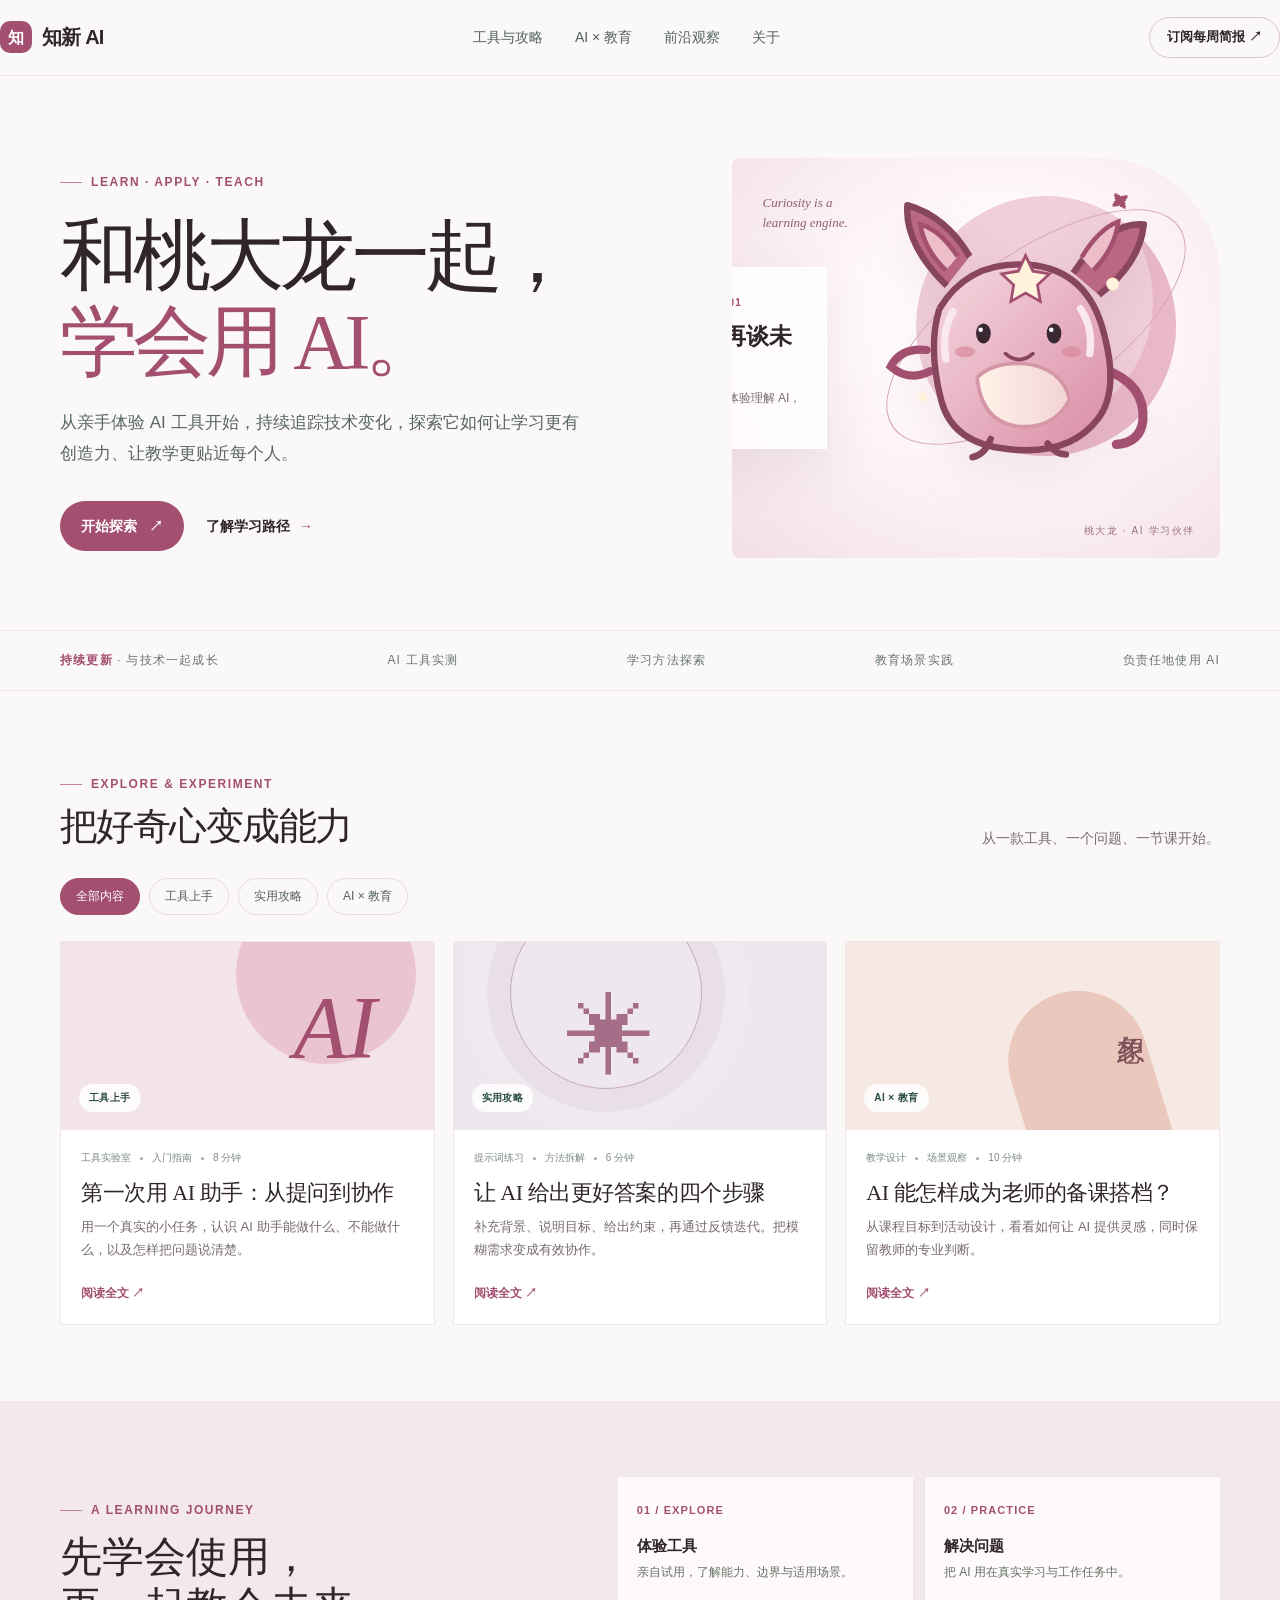
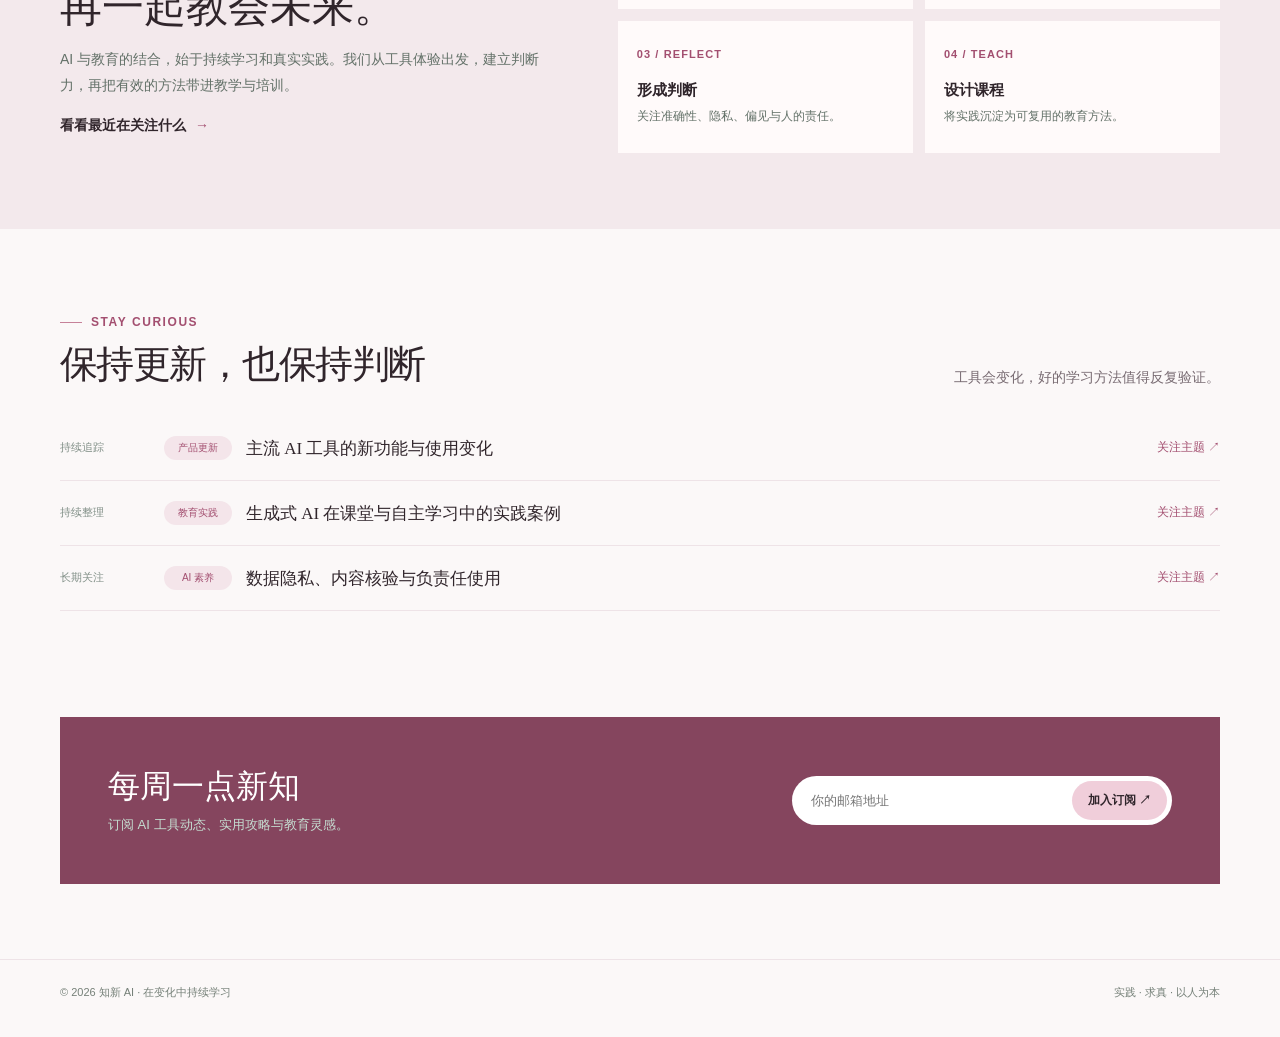
<file: index.html>
<!doctype html>
<html lang="zh-CN">
<head>
  <meta charset="utf-8">
  <meta name="viewport" content="width=device-width, initial-scale=1">
  <meta name="theme-color" content="#f7f8f4">
  <meta name="description" content="持续学习 AI 工具，探索人工智能与教育的真实结合。">
  <title>知新 AI · 学会用 AI，重新想象教育</title>
  <style>
    :root{--ink:#182522;--muted:#65736e;--paper:#f7f8f4;--green:#176b54;--lime:#d9ed78;--line:#dfe5dc;--white:#fff;--serif:Georgia,"Songti SC",serif}
    *{box-sizing:border-box}html{scroll-behavior:smooth}body{margin:0;background:var(--paper);color:var(--ink);font-family:Inter,-apple-system,BlinkMacSystemFont,"Segoe UI","PingFang SC","Microsoft YaHei",sans-serif;line-height:1.6}a{color:inherit;text-decoration:none}button{font:inherit}.wrap{width:min(1160px,calc(100% - 48px));margin:auto}
    header{height:76px;border-bottom:1px solid var(--line);display:flex;align-items:center}.nav{display:flex;justify-content:space-between;align-items:center;width:100%}.brand{display:flex;align-items:center;gap:10px;font-weight:750;letter-spacing:-.04em;font-size:20px}.brand-mark{display:grid;place-items:center;width:32px;height:32px;border-radius:10px;background:var(--green);color:white;font-size:16px}.nav-links{display:flex;gap:32px;color:#52615b;font-size:14px}.nav-links a:hover{color:var(--green)}.nav-cta{border:1px solid #b9c5bd;border-radius:30px;padding:9px 17px;font-size:13px;font-weight:650}
    .hero{padding:82px 0 72px;display:grid;grid-template-columns:1.12fr .88fr;gap:52px;align-items:center}.eyebrow{display:inline-flex;align-items:center;gap:9px;color:var(--green);font-size:12px;font-weight:750;letter-spacing:.13em;text-transform:uppercase}.eyebrow:before{content:"";width:22px;height:1px;background:var(--green)}h1{font-family:var(--serif);font-weight:500;letter-spacing:-.065em;font-size:clamp(48px,6.6vw,78px);line-height:1.1;margin:21px 0 22px}h1 em{color:var(--green);font-style:normal}.hero-copy{font-size:17px;color:#586660;max-width:520px;line-height:1.85}.actions{display:flex;align-items:center;gap:22px;margin-top:31px}.button{background:var(--green);color:white;border:0;border-radius:28px;padding:14px 21px;font-weight:650;font-size:14px;cursor:pointer;display:inline-flex;align-items:center;gap:12px}.button:hover{background:#0f5944}.text-link{font-weight:650;font-size:14px}.text-link span{color:var(--green);margin-left:5px}.hero-art{min-height:370px;background:#e5ecd9;border-radius:5px 100px 5px 5px;position:relative;overflow:hidden;padding:30px;display:flex;align-items:flex-end}.orb{position:absolute;width:260px;height:260px;border-radius:50%;background:var(--lime);top:38px;right:44px;box-shadow:inset -23px -25px 0 #c5df61}.orbit{position:absolute;width:350px;height:150px;border:1px solid #aab99b;border-radius:50%;transform:rotate(-35deg);right:9px;top:94px}.orbit:after{content:"✦";position:absolute;right:22px;top:4px;color:var(--green);font-size:20px}.art-card{position:relative;background:rgba(255,255,255,.9);padding:20px 21px;width:218px;box-shadow:0 12px 40px #334b3020}.art-card small{font-size:10px;letter-spacing:.12em;color:var(--green);font-weight:800}.art-card h3{font-family:var(--serif);font-size:23px;line-height:1.25;margin:9px 0}.art-card p{font-size:12px;color:var(--muted);margin:0}.art-note{position:absolute;top:31px;left:30px;font-size:12px;color:#51634e;line-height:1.5}
    .ticker{border-top:1px solid var(--line);border-bottom:1px solid var(--line);padding:20px 0;color:#69756e;font-size:12px;letter-spacing:.1em}.ticker .wrap{display:flex;justify-content:space-between;gap:20px;flex-wrap:wrap}.ticker b{color:var(--green);font-weight:750}
    section{padding:76px 0}.section-top{display:flex;justify-content:space-between;align-items:end;margin-bottom:28px}.section-top h2{font:500 38px/1.2 var(--serif);letter-spacing:-.04em;margin:10px 0 0}.section-top p{color:var(--muted);font-size:14px;margin:0}.filters{display:flex;gap:9px;margin:26px 0}.filter{border:1px solid var(--line);background:transparent;color:#52615b;border-radius:22px;padding:8px 15px;font-size:12px;cursor:pointer}.filter.active,.filter:hover{background:var(--green);border-color:var(--green);color:white}.grid{display:grid;grid-template-columns:repeat(3,1fr);gap:18px}.card{background:white;border:1px solid #e7ebe4;transition:transform .2s,box-shadow .2s}.card:hover{transform:translateY(-4px);box-shadow:0 14px 30px #24382b10}.thumb{height:188px;padding:18px;position:relative;overflow:hidden;display:flex;align-items:flex-end}.thumb .label{position:relative;z-index:1;background:#ffffffdc;border-radius:18px;padding:6px 10px;font-size:10px;font-weight:750;color:#294d3f;letter-spacing:.04em}.thumb1{background:#dcebd7}.thumb1:before{content:"";position:absolute;width:180px;height:180px;border-radius:50%;background:#b2d594;top:-58px;right:18px}.thumb1:after{content:"AI";position:absolute;right:57px;top:35px;font:italic 88px var(--serif);color:#367653}.thumb2{background:#e8e4f4}.thumb2:before{content:"";position:absolute;width:190px;height:190px;border:1px solid #9a89c1;border-radius:50%;top:-45px;left:56px;box-shadow:0 0 0 23px #dcd5ee,0 0 0 46px #e3def1}.thumb2:after{content:"✳";position:absolute;font-size:88px;color:#6f5b9a;left:113px;top:27px}.thumb3{background:#f3e6d1}.thumb3:before{content:"";position:absolute;width:140px;height:180px;background:#e8bd79;border-radius:80px 80px 20px 20px;top:48px;right:65px;transform:rotate(-17deg)}.thumb3:after{content:"想象";position:absolute;right:69px;top:71px;font:28px var(--serif);color:#704a28;writing-mode:vertical-rl}.card-body{padding:20px}.meta{font-size:10px;color:#7b8882;display:flex;gap:9px;align-items:center}.meta i{width:3px;height:3px;border-radius:50%;background:#a1aaa5}.card h3{font:500 22px/1.42 var(--serif);margin:11px 0 8px;letter-spacing:-.02em}.card p{font-size:13px;line-height:1.75;color:var(--muted);margin:0 0 17px}.read{font-size:12px;font-weight:700;color:var(--green)}.empty{color:var(--muted);padding:30px}
    .pathway{background:#e8eee2}.pathway-inner{display:grid;grid-template-columns:.9fr 1.1fr;gap:65px;align-items:center}.pathway h2{font:500 42px/1.2 var(--serif);margin:12px 0}.pathway p{font-size:14px;color:#637168;line-height:1.85}.steps{display:grid;grid-template-columns:1fr 1fr;gap:12px}.step{background:#f7f8f4;padding:19px;min-height:132px}.step-num{font-size:11px;color:var(--green);font-weight:800;letter-spacing:.1em}.step h3{font-size:15px;margin:12px 0 5px}.step p{font-size:12px;margin:0;line-height:1.65}.fresh{display:flex;align-items:center;gap:14px;padding:20px 0;border-bottom:1px solid var(--line)}.fresh time{font-size:11px;color:#829088;min-width:90px}.fresh .tag{font-size:10px;color:var(--green);background:#e8efe4;border-radius:12px;padding:4px 9px;min-width:68px;text-align:center}.fresh h3{font:500 17px var(--serif);margin:0;flex:1}.fresh a{font-size:12px;color:var(--green)}
    .newsletter{background:var(--green);color:white;padding:48px;margin:30px 0 75px;display:flex;justify-content:space-between;align-items:center;gap:25px}.newsletter h2{font:500 32px var(--serif);margin:0 0 6px}.newsletter p{font-size:13px;color:#c5ddd1;margin:0}.signup{display:flex;background:white;border-radius:30px;padding:5px;min-width:min(380px,100%)}.signup input{border:0;outline:0;padding:10px 14px;flex:1;min-width:0;border-radius:30px;font:13px inherit}.signup button{border:0;background:var(--lime);color:var(--ink);border-radius:24px;padding:10px 16px;font-size:12px;font-weight:750;cursor:pointer}footer{border-top:1px solid var(--line);padding:24px 0 36px;color:#758078;font-size:11px}.foot{display:flex;justify-content:space-between;gap:12px;flex-wrap:wrap}
    /* 桃大龙品牌视觉：珍珠白、灰粉与柔和玫瑰色，保留足够留白 */
    :root{--ink:#30252b;--muted:#786b72;--paper:#fbf8f8;--green:#a34f70;--lime:#f0ceda;--line:#eee3e7}
    header{border-color:#eee3e7}.brand-mark{background:#a34f70}.nav-cta{border-color:#dbc5cd}.button{background:#a34f70}.button:hover{background:#873d5c}.eyebrow,.read{color:#a34f70}.eyebrow:before{background:#c68199}
    .hero-art{background:radial-gradient(ellipse at 55% 42%,#fff 0,#fff8fa 38%,#f2dfe5 100%);border-radius:8px 120px 8px 8px;min-height:400px;justify-content:center;align-items:center}
    .hero-art:after{content:"桃大龙 · AI 学习伙伴";position:absolute;right:25px;bottom:19px;color:#9e7180;font-size:10px;letter-spacing:.16em}
    .dragon{position:absolute;width:min(74%,330px);height:auto;right:7%;top:4%;filter:drop-shadow(0 20px 24px #7d40511a)}
    .art-note{top:35px;left:30px;color:#8f5f70;font-family:var(--serif);font-style:italic;font-size:13px}.art-card{z-index:1;margin:0 auto 0 -36%;background:#fffdfde8;border:1px solid #fff;backdrop-filter:blur(10px);box-shadow:0 18px 50px #62414c16}.art-card small{color:#a34f70}.orb{background:#f0ceda;box-shadow:inset -23px -25px 0 #e9b9ca}.orbit{border-color:#d5a6b5}.orbit:after{color:#a34f70}
    .ticker b,.text-link span{color:#a34f70}.filter.active,.filter:hover{background:#a34f70;border-color:#a34f70}.filter{border-color:#eadce1}.card{border-color:#f0e7ea}.thumb1{background:#f3e4e8}.thumb1:before{background:#eac4d0}.thumb1:after{color:#a34f70}.thumb2{background:#eee7ef}.thumb2:before{border-color:#c4a8b9;box-shadow:0 0 0 23px #e8dfe8,0 0 0 46px #f0e9f0}.thumb2:after{color:#a66d89}.thumb3{background:#f6e9e3}.thumb3:before{background:#eac8bd}.thumb3:after{color:#80505a}.pathway{background:#f3e9ec}.step{background:#fffafa}.step-num,.fresh .tag{color:#a34f70}.fresh .tag{background:#f4e5ea}.newsletter{background:#85455e}.signup button{background:#f0ceda}.signup input{font:13px inherit}
    @media(max-width:760px){.wrap{width:min(100% - 34px,560px)}.nav-links{display:none}.hero{grid-template-columns:1fr;padding:54px 0 45px;gap:34px}.hero-art{min-height:310px}.dragon{width:min(70%,270px);right:4%;top:3%}.art-card{margin-left:-31%;transform:scale(.88);transform-origin:left center}.ticker .wrap{justify-content:flex-start;gap:10px 22px}.ticker span:nth-child(n+4){display:none}section{padding:56px 0}.section-top{display:block}.section-top p{margin-top:10px}.grid{grid-template-columns:1fr}.thumb{height:210px}.pathway-inner{grid-template-columns:1fr;gap:25px}.newsletter{display:block;padding:30px 23px;margin-bottom:50px}.signup{margin-top:20px}.fresh{align-items:flex-start;flex-wrap:wrap}.fresh h3{flex-basis:calc(100% - 115px);order:3;margin-left:104px;margin-top:-15px}.fresh a{margin-left:auto}.steps{gap:8px}.step{padding:15px;min-height:145px}}
  </style>
</head>
<body>
  <header><div class="wrap nav"><a class="brand" href="#top"><span class="brand-mark">知</span>知新 AI</a><nav class="nav-links"><a href="#articles">工具与攻略</a><a href="#pathway">AI × 教育</a><a href="#updates">前沿观察</a><a href="#about">关于</a></nav><a class="nav-cta" href="#newsletter">订阅每周简报 ↗</a></div></header>
  <main id="top">
    <div class="wrap hero"><div><div class="eyebrow">Learn · Apply · Teach</div><h1>和桃大龙一起，<br><em>学会用 AI。</em></h1><p class="hero-copy">从亲手体验 AI 工具开始，持续追踪技术变化，探索它如何让学习更有创造力、让教学更贴近每个人。</p><div class="actions"><a class="button" href="#articles">开始探索 <span>↗</span></a><a class="text-link" href="#pathway">了解学习路径 <span>→</span></a></div></div><div class="hero-art"><div class="art-note">Curiosity is a<br>learning engine.</div><div class="orb"></div><div class="orbit"></div><svg class="dragon" viewBox="0 0 360 340" role="img" aria-label="桃大龙 AI 学习伙伴原创插画"><defs><linearGradient id="body" x1="0" x2="1" y1="0" y2="1"><stop stop-color="#f6d8df"/><stop offset="1" stop-color="#d98ca5"/></linearGradient><linearGradient id="belly" x1="0" x2="1"><stop stop-color="#fff3e9"/><stop offset="1" stop-color="#f2d4d4"/></linearGradient></defs><path d="M99 122Q53 77 56 34q42 12 68 56M237 108q37-56 77-53-4 42-49 77" fill="#b96783" stroke="#87455e" stroke-width="7" stroke-linejoin="round"/><path d="M111 90q-20-30-41-35 5 28 28 50M246 91q19-31 40-39-3 28-27 53" fill="#edbdca" stroke="#a34f70" stroke-width="5"/><path d="M77 192q-28-3-39 18 19 17 43 5" fill="none" stroke="#a34f70" stroke-width="9" stroke-linecap="round"/><path d="M271 213q45 16 42 56-3 24-29 26" fill="none" stroke="#a34f70" stroke-width="10" stroke-linecap="round"/><path d="M91 147q-13 42 2 100 12 47 72 53 68 8 99-33 23-30 7-91-17-72-83-77-65-5-97 48" fill="url(#body)" stroke="#87455e" stroke-width="7"/><path d="M132 222q5 47 42 53 41 5 59-29-8-34-48-39-34-3-53 15" fill="url(#belly)" stroke="#d596a8" stroke-width="4"/><path d="M106 150q-13 21-8 52M245 147q14 21 10 49" fill="none" stroke="#f9e9ed" stroke-width="8" stroke-linecap="round"/><ellipse cx="139" cy="174" rx="8" ry="11" fill="#392832"/><ellipse cx="216" cy="174" rx="8" ry="11" fill="#392832"/><circle cx="136" cy="170" r="2.5" fill="white"/><circle cx="213" cy="170" r="2.5" fill="white"/><ellipse cx="119" cy="194" rx="11" ry="6" fill="#d9889e" opacity=".7"/><ellipse cx="235" cy="194" rx="11" ry="6" fill="#d9889e" opacity=".7"/><path d="M163 196q15 13 30 0" fill="none" stroke="#87455e" stroke-width="4" stroke-linecap="round"/><path d="M147 289q-6 17-20 20m82-15q9 12 20 12" fill="none" stroke="#87455e" stroke-width="7" stroke-linecap="round"/><path d="M177 106l8-17 8 17 18 3-13 12 3 18-16-9-16 9 3-18-13-12z" fill="#fff4db" stroke="#a34f70" stroke-width="3"/><circle cx="280" cy="120" r="7" fill="#fff4db"/><circle cx="73" cy="243" r="5" fill="#fff4db"/></svg><div class="art-card"><small>FIELD NOTES · 001</small><h3>先动手，再谈未来</h3><p>桃大龙陪你用真实体验理解 AI，而不止于追逐热点。</p></div></div></div>
    <div class="ticker"><div class="wrap"><span><b>持续更新</b> · 与技术一起成长</span><span>AI 工具实测</span><span>学习方法探索</span><span>教育场景实践</span><span>负责任地使用 AI</span></div></div>
    <section id="articles"><div class="wrap"><div class="section-top"><div><div class="eyebrow">Explore & Experiment</div><h2>把好奇心变成能力</h2></div><p>从一款工具、一个问题、一节课开始。</p></div><div class="filters" role="group" aria-label="筛选文章"><button class="filter active" data-filter="all">全部内容</button><button class="filter" data-filter="tool">工具上手</button><button class="filter" data-filter="guide">实用攻略</button><button class="filter" data-filter="edu">AI × 教育</button></div><div class="grid" id="articleGrid">
      <article class="card" data-category="tool"><div class="thumb thumb1"><span class="label">工具上手</span></div><div class="card-body"><div class="meta">工具实验室 <i></i> 入门指南 <i></i> 8 分钟</div><h3>第一次用 AI 助手：从提问到协作</h3><p>用一个真实的小任务，认识 AI 助手能做什么、不能做什么，以及怎样把问题说清楚。</p><a class="read" href="#newsletter">阅读全文 ↗</a></div></article>
      <article class="card" data-category="guide"><div class="thumb thumb2"><span class="label">实用攻略</span></div><div class="card-body"><div class="meta">提示词练习 <i></i> 方法拆解 <i></i> 6 分钟</div><h3>让 AI 给出更好答案的四个步骤</h3><p>补充背景、说明目标、给出约束，再通过反馈迭代。把模糊需求变成有效协作。</p><a class="read" href="#newsletter">阅读全文 ↗</a></div></article>
      <article class="card" data-category="edu"><div class="thumb thumb3"><span class="label">AI × 教育</span></div><div class="card-body"><div class="meta">教学设计 <i></i> 场景观察 <i></i> 10 分钟</div><h3>AI 能怎样成为老师的备课搭档？</h3><p>从课程目标到活动设计，看看如何让 AI 提供灵感，同时保留教师的专业判断。</p><a class="read" href="#newsletter">阅读全文 ↗</a></div></article>
    </div></div></section>
    <section class="pathway" id="pathway"><div class="wrap pathway-inner"><div><div class="eyebrow">A learning journey</div><h2>先学会使用，<br>再一起教会未来。</h2><p>AI 与教育的结合，始于持续学习和真实实践。我们从工具体验出发，建立判断力，再把有效的方法带进教学与培训。</p><a class="text-link" href="#updates">看看最近在关注什么 <span>→</span></a></div><div class="steps"><div class="step"><span class="step-num">01 / EXPLORE</span><h3>体验工具</h3><p>亲自试用，了解能力、边界与适用场景。</p></div><div class="step"><span class="step-num">02 / PRACTICE</span><h3>解决问题</h3><p>把 AI 用在真实学习与工作任务中。</p></div><div class="step"><span class="step-num">03 / REFLECT</span><h3>形成判断</h3><p>关注准确性、隐私、偏见与人的责任。</p></div><div class="step"><span class="step-num">04 / TEACH</span><h3>设计课程</h3><p>将实践沉淀为可复用的教育方法。</p></div></div></div></section>
    <section id="updates"><div class="wrap"><div class="section-top"><div><div class="eyebrow">Stay curious</div><h2>保持更新，也保持判断</h2></div><p>工具会变化，好的学习方法值得反复验证。</p></div><div class="fresh"><time>持续追踪</time><span class="tag">产品更新</span><h3>主流 AI 工具的新功能与使用变化</h3><a href="#newsletter">关注主题 ↗</a></div><div class="fresh"><time>持续整理</time><span class="tag">教育实践</span><h3>生成式 AI 在课堂与自主学习中的实践案例</h3><a href="#newsletter">关注主题 ↗</a></div><div class="fresh"><time>长期关注</time><span class="tag">AI 素养</span><h3>数据隐私、内容核验与负责任使用</h3><a href="#newsletter">关注主题 ↗</a></div></div></section>
    <div class="wrap" id="newsletter"><div class="newsletter"><div><h2>每周一点新知</h2><p>订阅 AI 工具动态、实用攻略与教育灵感。</p></div><form class="signup" id="signup"><input type="email" placeholder="你的邮箱地址" aria-label="邮箱地址" required><button type="submit">加入订阅 ↗</button></form></div></div>
  </main>
  <footer id="about"><div class="wrap foot"><span>© 2026 知新 AI · 在变化中持续学习</span><span>实践 · 求真 · 以人为本</span></div></footer>
  <script>
    document.querySelectorAll('.filter').forEach(btn=>btn.addEventListener('click',()=>{document.querySelectorAll('.filter').forEach(b=>b.classList.remove('active'));btn.classList.add('active');const kind=btn.dataset.filter;document.querySelectorAll('.card').forEach(card=>card.hidden=kind!=='all'&&card.dataset.category!==kind)}));
    document.querySelector('#signup').addEventListener('submit',e=>{e.preventDefault();alert('这是一个页面原型，订阅功能接入后即可收集邮箱。')});
  </script>
</body>
</html>
</file>
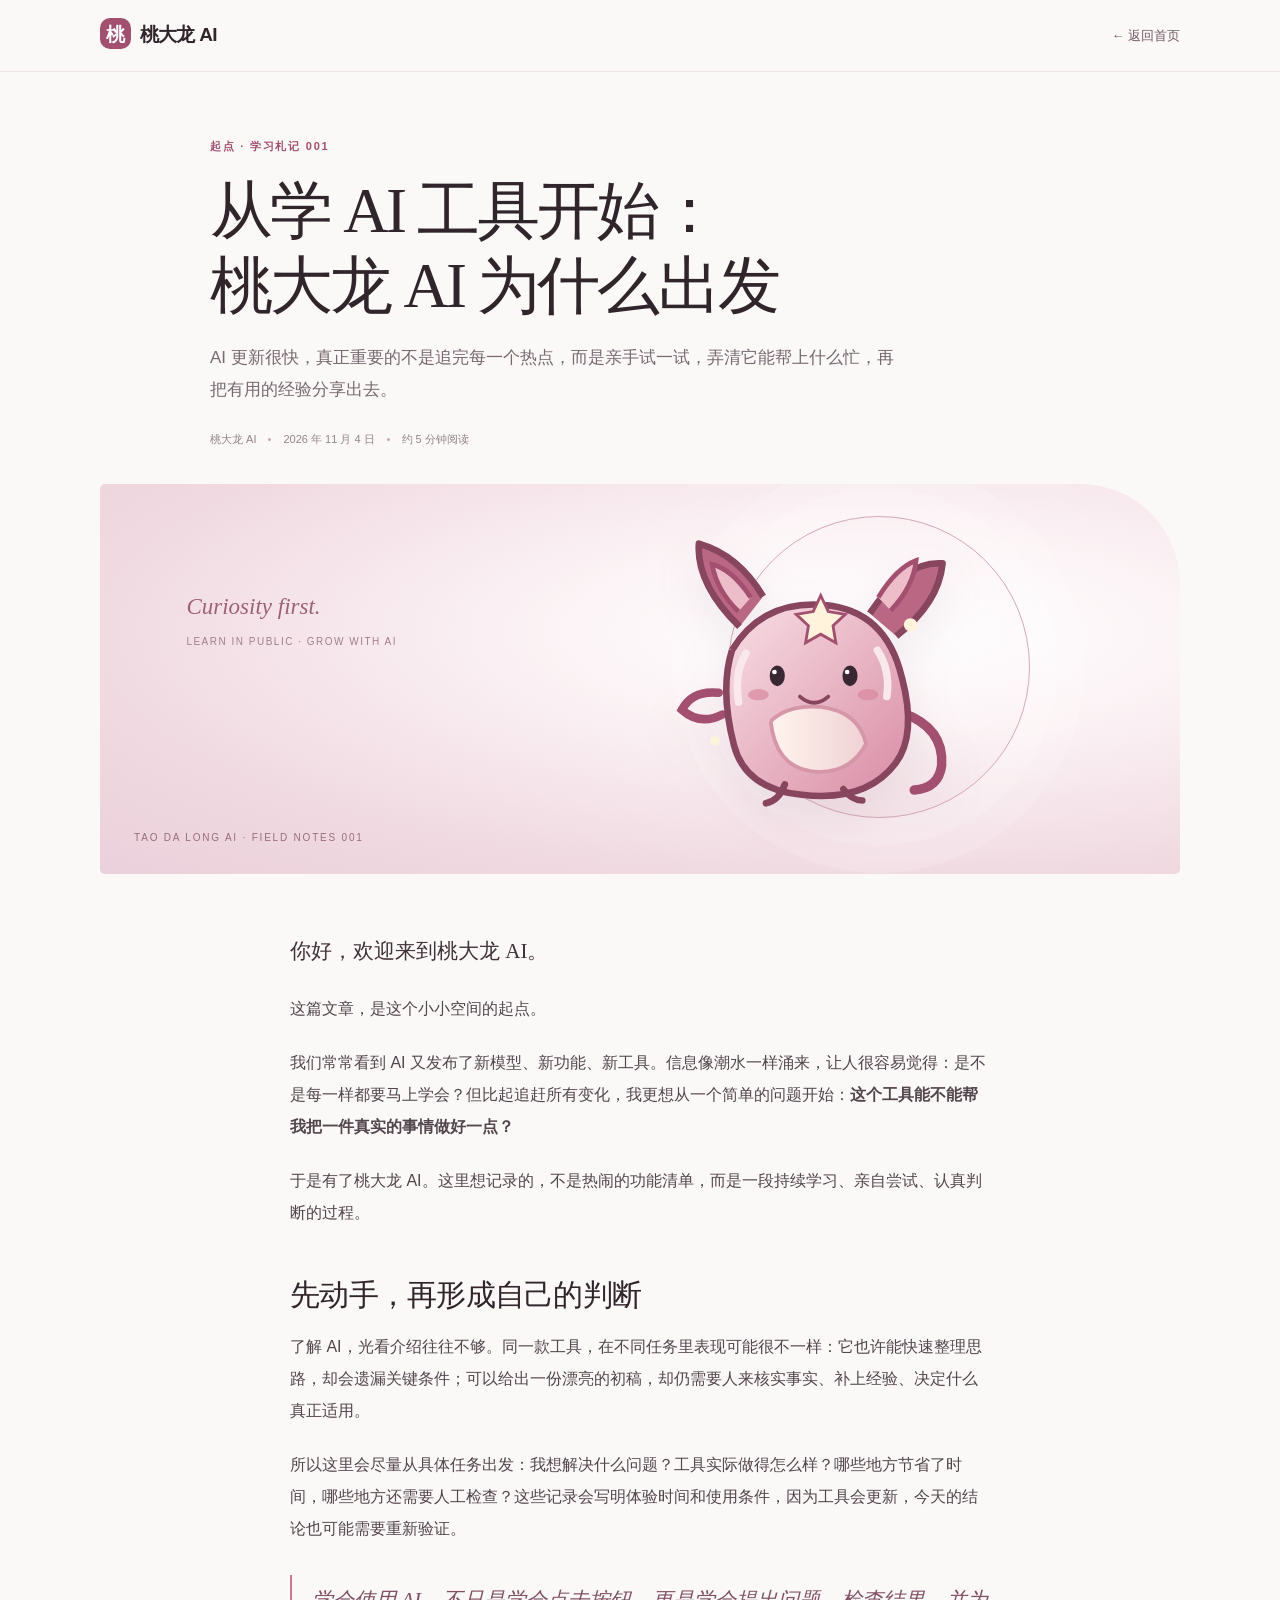
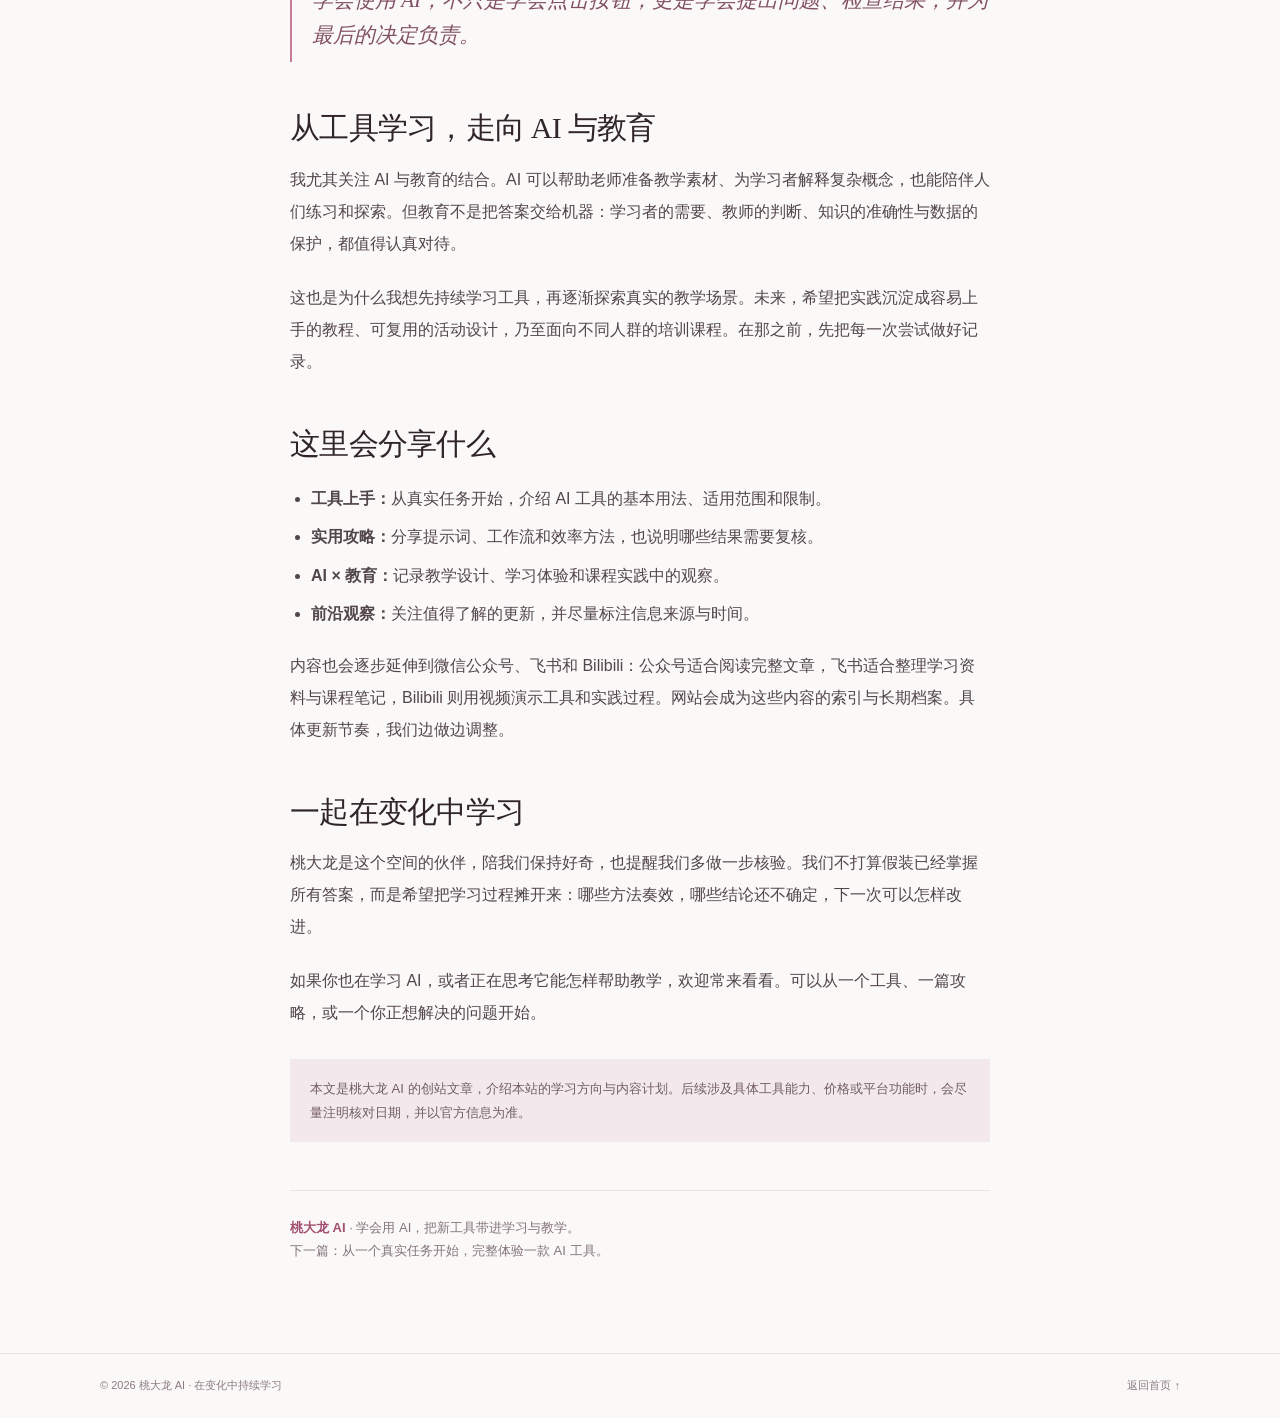
<file: first-post.html>
<!doctype html>
<html lang="zh-CN">
<head>
  <meta charset="utf-8">
  <meta name="viewport" content="width=device-width, initial-scale=1">
  <meta name="theme-color" content="#fbf8f8">
  <meta name="description" content="桃大龙 AI 的第一篇文章：从学习 AI 工具开始，记录实践、判断与教育探索。">
  <title>从学 AI 工具开始：桃大龙 AI 为什么出发｜桃大龙 AI</title>
  <style>
    :root{--ink:#30252b;--muted:#786b72;--paper:#fbf8f8;--rose:#a34f70;--line:#eee3e7;--serif:Georgia,"Songti SC",serif}*{box-sizing:border-box}body{margin:0;background:var(--paper);color:var(--ink);font-family:Inter,-apple-system,BlinkMacSystemFont,"Segoe UI","PingFang SC","Microsoft YaHei",sans-serif;line-height:1.8}a{color:inherit;text-decoration:none}.wrap{width:min(1080px,calc(100% - 40px));margin:auto}header{height:72px;border-bottom:1px solid var(--line);display:flex;align-items:center}.nav{display:flex;align-items:center;justify-content:space-between}.brand{font-weight:750;font-size:19px;letter-spacing:-.04em}.brand b{display:inline-grid;place-items:center;background:var(--rose);color:white;width:31px;height:31px;border-radius:10px;margin-right:9px}.back{color:#725b65;font-size:13px}.hero{padding:65px 0 35px;max-width:860px;margin:auto}.eyebrow{color:var(--rose);font-size:11px;font-weight:750;letter-spacing:.16em;text-transform:uppercase}.hero h1{font:500 clamp(38px,6vw,63px)/1.2 var(--serif);letter-spacing:-.045em;margin:17px 0 17px;max-width:800px}.dek{font-size:17px;color:#766970;max-width:690px;line-height:1.9}.meta{display:flex;gap:12px;align-items:center;color:#93858b;font-size:11px;margin-top:23px}.dot{height:3px;width:3px;border-radius:50%;background:#c4a4b1}.cover{height:390px;max-width:1080px;margin:0 auto 58px;border-radius:5px 100px 5px 5px;overflow:hidden;position:relative;background:radial-gradient(ellipse at 72% 38%,#fff 0,#fcf4f6 28%,#f0d9e1 73%,#ead0da 100%);display:flex;align-items:center;justify-content:center}.cover:before{content:"";position:absolute;width:300px;height:300px;border:1px solid #d4a9b8;border-radius:50%;right:150px;top:32px;box-shadow:0 0 0 28px #fff2,0 0 0 55px #fff2}.cover:after{content:"TAO DA LONG AI  ·  FIELD NOTES 001";position:absolute;left:34px;bottom:27px;font-size:10px;letter-spacing:.18em;color:#986d7c}.cover svg{position:absolute;height:340px;width:340px;right:18%;top:18px;filter:drop-shadow(0 20px 22px #6f364719)}.cover-copy{position:absolute;left:8%;top:27%;font:italic 23px/1.5 var(--serif);color:#9d6177}.cover-copy small{display:block;font:10px sans-serif;letter-spacing:.15em;margin-top:12px;color:#a17e8b}.content{max-width:700px;margin:0 auto 90px}.content p{font-size:16px;line-height:2;margin:0 0 22px;color:#51464c}.content .lead{font:21px/1.85 var(--serif);color:#403239}.content h2{font:500 30px/1.35 var(--serif);letter-spacing:-.025em;margin:46px 0 15px}.content h3{font-size:17px;margin:27px 0 8px}.content ul{padding-left:21px;color:#51464c}.content li{padding:4px 0;line-height:1.9}.pull{border-left:2px solid #c77b96;padding:8px 0 8px 20px;margin:30px 0;font:italic 21px/1.7 var(--serif);color:#815064}.note{padding:18px 20px;background:#f3e9ec;color:#725d65;font-size:13px;line-height:1.8;margin:30px 0}.end{border-top:1px solid var(--line);margin-top:48px;padding-top:25px;color:#83757b;font-size:13px}.end strong{color:var(--rose)}footer{border-top:1px solid var(--line);padding:22px 0;color:#8b7c82;font-size:11px}.foot{display:flex;justify-content:space-between;gap:12px;flex-wrap:wrap}
    @media(max-width:650px){.wrap{width:calc(100% - 32px)}.hero{padding:46px 0 26px}.hero h1{font-size:40px}.dek{font-size:15px}.cover{height:290px;border-top-right-radius:70px;margin-bottom:42px}.cover svg{width:255px;height:255px;right:4%;top:30px}.cover-copy{left:7%;top:23%;font-size:17px}.cover:before{width:210px;height:210px;right:55px;top:45px}.cover:after{left:17px;bottom:16px;font-size:8px}.content{margin-bottom:60px}.content p{font-size:15px}.content h2{font-size:27px}}
  </style>
</head>
<body>
  <header><div class="wrap nav"><a class="brand" href="index.html"><b>桃</b>桃大龙 AI</a><a class="back" href="index.html">← 返回首页</a></div></header>
  <main>
    <section class="hero wrap"><div class="eyebrow">起点 · 学习札记 001</div><h1>从学 AI 工具开始：<br>桃大龙 AI 为什么出发</h1><p class="dek">AI 更新很快，真正重要的不是追完每一个热点，而是亲手试一试，弄清它能帮上什么忙，再把有用的经验分享出去。</p><div class="meta"><span>桃大龙 AI</span><i class="dot"></i><time datetime="2026-11-04">2026 年 11 月 4 日</time><i class="dot"></i><span>约 5 分钟阅读</span></div></section>
    <figure class="cover" role="img" aria-label="桃大龙在柔和粉色的知识星球中探索 AI"><div class="cover-copy">Curiosity first.<small>LEARN IN PUBLIC · GROW WITH AI</small></div><svg viewBox="0 0 360 340" aria-hidden="true"><defs><linearGradient id="body" x1="0" x2="1" y1="0" y2="1"><stop stop-color="#f8dfe5"/><stop offset="1" stop-color="#d98ca5"/></linearGradient><linearGradient id="belly" x1="0" x2="1"><stop stop-color="#fff4ed"/><stop offset="1" stop-color="#f0d1d4"/></linearGradient></defs><path d="M99 122Q53 77 56 34q42 12 68 56M237 108q37-56 77-53-4 42-49 77" fill="#b96783" stroke="#87455e" stroke-width="7" stroke-linejoin="round"/><path d="M111 91q-20-30-41-35 5 28 28 50M246 91q19-31 40-39-3 28-27 53" fill="#edbdca" stroke="#a34f70" stroke-width="5"/><path d="M77 192q-28-3-39 18 19 17 43 5" fill="none" stroke="#a34f70" stroke-width="9" stroke-linecap="round"/><path d="M271 213q45 16 42 56-3 24-29 26" fill="none" stroke="#a34f70" stroke-width="10" stroke-linecap="round"/><path d="M91 147q-13 42 2 100 12 47 72 53 68 8 99-33 23-30 7-91-17-72-83-77-65-5-97 48" fill="url(#body)" stroke="#87455e" stroke-width="7"/><path d="M132 222q5 47 42 53 41 5 59-29-8-34-48-39-34-3-53 15" fill="url(#belly)" stroke="#d596a8" stroke-width="4"/><path d="M106 150q-13 21-8 52M245 147q14 21 10 49" fill="none" stroke="#f9e9ed" stroke-width="8" stroke-linecap="round"/><ellipse cx="139" cy="174" rx="8" ry="11" fill="#392832"/><ellipse cx="216" cy="174" rx="8" ry="11" fill="#392832"/><circle cx="136" cy="170" r="2.5" fill="white"/><circle cx="213" cy="170" r="2.5" fill="white"/><ellipse cx="119" cy="194" rx="11" ry="6" fill="#d9889e" opacity=".7"/><ellipse cx="235" cy="194" rx="11" ry="6" fill="#d9889e" opacity=".7"/><path d="M163 196q15 13 30 0" fill="none" stroke="#87455e" stroke-width="4" stroke-linecap="round"/><path d="M147 289q-6 17-20 20m82-15q9 12 20 12" fill="none" stroke="#87455e" stroke-width="7" stroke-linecap="round"/><path d="M177 106l8-17 8 17 18 3-13 12 3 18-16-9-16 9 3-18-13-12z" fill="#fff4db" stroke="#a34f70" stroke-width="3"/><circle cx="280" cy="120" r="7" fill="#fff4db"/><circle cx="73" cy="243" r="5" fill="#fff4db"/></svg></figure>
    <article class="content">
      <p class="lead">你好，欢迎来到桃大龙 AI。</p>
      <p>这篇文章，是这个小小空间的起点。</p>
      <p>我们常常看到 AI 又发布了新模型、新功能、新工具。信息像潮水一样涌来，让人很容易觉得：是不是每一样都要马上学会？但比起追赶所有变化，我更想从一个简单的问题开始：<strong>这个工具能不能帮我把一件真实的事情做好一点？</strong></p>
      <p>于是有了桃大龙 AI。这里想记录的，不是热闹的功能清单，而是一段持续学习、亲自尝试、认真判断的过程。</p>
      <h2>先动手，再形成自己的判断</h2>
      <p>了解 AI，光看介绍往往不够。同一款工具，在不同任务里表现可能很不一样：它也许能快速整理思路，却会遗漏关键条件；可以给出一份漂亮的初稿，却仍需要人来核实事实、补上经验、决定什么真正适用。</p>
      <p>所以这里会尽量从具体任务出发：我想解决什么问题？工具实际做得怎么样？哪些地方节省了时间，哪些地方还需要人工检查？这些记录会写明体验时间和使用条件，因为工具会更新，今天的结论也可能需要重新验证。</p>
      <blockquote class="pull">学会使用 AI，不只是学会点击按钮，更是学会提出问题、检查结果，并为最后的决定负责。</blockquote>
      <h2>从工具学习，走向 AI 与教育</h2>
      <p>我尤其关注 AI 与教育的结合。AI 可以帮助老师准备教学素材、为学习者解释复杂概念，也能陪伴人们练习和探索。但教育不是把答案交给机器：学习者的需要、教师的判断、知识的准确性与数据的保护，都值得认真对待。</p>
      <p>这也是为什么我想先持续学习工具，再逐渐探索真实的教学场景。未来，希望把实践沉淀成容易上手的教程、可复用的活动设计，乃至面向不同人群的培训课程。在那之前，先把每一次尝试做好记录。</p>
      <h2>这里会分享什么</h2>
      <ul><li><strong>工具上手：</strong>从真实任务开始，介绍 AI 工具的基本用法、适用范围和限制。</li><li><strong>实用攻略：</strong>分享提示词、工作流和效率方法，也说明哪些结果需要复核。</li><li><strong>AI × 教育：</strong>记录教学设计、学习体验和课程实践中的观察。</li><li><strong>前沿观察：</strong>关注值得了解的更新，并尽量标注信息来源与时间。</li></ul>
      <p>内容也会逐步延伸到微信公众号、飞书和 Bilibili：公众号适合阅读完整文章，飞书适合整理学习资料与课程笔记，Bilibili 则用视频演示工具和实践过程。网站会成为这些内容的索引与长期档案。具体更新节奏，我们边做边调整。</p>
      <h2>一起在变化中学习</h2>
      <p>桃大龙是这个空间的伙伴，陪我们保持好奇，也提醒我们多做一步核验。我们不打算假装已经掌握所有答案，而是希望把学习过程摊开来：哪些方法奏效，哪些结论还不确定，下一次可以怎样改进。</p>
      <p>如果你也在学习 AI，或者正在思考它能怎样帮助教学，欢迎常来看看。可以从一个工具、一篇攻略，或一个你正想解决的问题开始。</p>
      <div class="note">本文是桃大龙 AI 的创站文章，介绍本站的学习方向与内容计划。后续涉及具体工具能力、价格或平台功能时，会尽量注明核对日期，并以官方信息为准。</div>
      <div class="end"><strong>桃大龙 AI</strong> · 学会用 AI，把新工具带进学习与教学。<br>下一篇：从一个真实任务开始，完整体验一款 AI 工具。</div>
    </article>
  </main>
  <footer><div class="wrap foot"><span>© 2026 桃大龙 AI · 在变化中持续学习</span><a href="index.html">返回首页 ↑</a></div></footer>
</body>
</html>
</file>
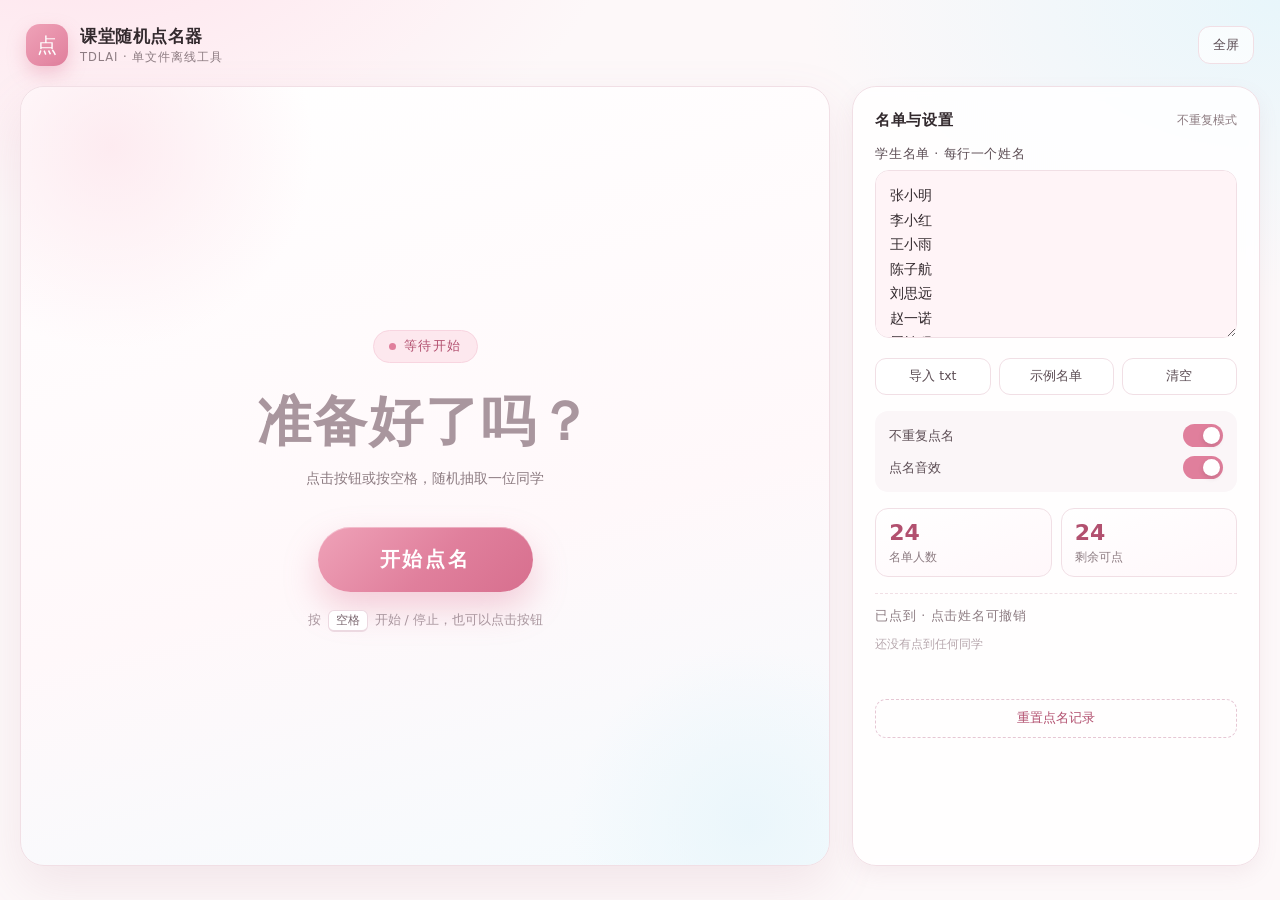
<file: static/tools/deepseek-rollcall.html>
<!DOCTYPE html>
<html lang="zh-CN">
<head>
<meta charset="UTF-8">
<meta name="viewport" content="width=device-width, initial-scale=1.0">
<title>课堂随机点名器 · TDLAI</title>
<meta name="description" content="一个单文件、可离线使用的课堂随机点名器。">
<style>
  :root{
    --bg:#fdf8f9;
    --card:#ffffff;
    --ink:#332a2e;
    --ink-soft:#5b4c53;
    --muted:#8d7c82;
    --line:#f1dfe5;
    --pink:#e07f9c;
    --pink-deep:#b2506f;
    --pink-soft:#fde8ee;
    --pink-wash:#fff4f7;
    --blue:#8fc9de;
    --blue-soft:#eaf6fb;
    --gold:#dfb25c;
    --shadow:0 20px 50px rgba(168,110,130,.13);
    --shadow-sm:0 8px 20px rgba(168,110,130,.09);
    --radius:24px;
    --sans:"PingFang SC","Microsoft YaHei","Noto Sans SC","Hiragino Sans GB",system-ui,sans-serif;
  }
  *{box-sizing:border-box}
  html,body{height:100%}
  body{
    margin:0;
    font-family:var(--sans);
    color:var(--ink);
    background:
      radial-gradient(900px 520px at 6% -10%, #ffe3ec 0%, rgba(255,227,236,0) 60%),
      radial-gradient(820px 520px at 100% 0%, #e8f6fb 0%, rgba(232,246,251,0) 58%),
      var(--bg);
    min-height:100vh;
    -webkit-font-smoothing:antialiased;
  }
  button{font-family:inherit}
  .app{
    width:min(1320px, calc(100% - 40px));
    margin:0 auto;
    padding:22px 0 34px;
    display:flex;
    flex-direction:column;
    min-height:100vh;
  }
  .topbar{
    display:flex;align-items:center;justify-content:space-between;
    gap:16px;padding:2px 6px 20px;
  }
  .brand{display:flex;align-items:center;gap:12px}
  .brand .logo{
    width:42px;height:42px;border-radius:14px;display:grid;place-items:center;
    background:linear-gradient(140deg,#efa2b8,#e07f9c);
    color:#fff;font-size:20px;box-shadow:0 8px 18px rgba(224,127,156,.35);
  }
  .brand b{display:block;font-size:17px;letter-spacing:.03em}
  .brand small{display:block;color:var(--muted);font-size:11.5px;margin-top:2px;letter-spacing:.08em}
  .top-actions{display:flex;gap:10px}
  .ghost-btn{
    border:1px solid var(--line);background:rgba(255,255,255,.72);color:var(--ink-soft);
    border-radius:12px;padding:9px 14px;font-size:13px;cursor:pointer;transition:.18s;
  }
  .ghost-btn:hover{border-color:#e6c7d4;color:var(--pink-deep);transform:translateY(-1px)}
  .layout{
    flex:1;display:grid;grid-template-columns:minmax(0,1.55fr) minmax(320px,.78fr);
    gap:22px;align-items:stretch;
  }
  /* ---- 舞台 ---- */
  .stage{
    position:relative;overflow:hidden;
    background:linear-gradient(165deg,#fff 0%,#fff8fa 58%,#f4fbfe 100%);
    border:1px solid var(--line);border-radius:var(--radius);
    box-shadow:var(--shadow);
    display:flex;flex-direction:column;align-items:center;justify-content:center;
    padding:52px 34px 42px;min-height:560px;text-align:center;
  }
  .stage::before{
    content:"";position:absolute;width:420px;height:420px;border-radius:50%;
    background:radial-gradient(circle,rgba(253,232,238,.85),rgba(253,232,238,0) 68%);
    top:-150px;left:-120px;pointer-events:none;
  }
  .stage::after{
    content:"";position:absolute;width:360px;height:360px;border-radius:50%;
    background:radial-gradient(circle,rgba(234,246,251,.95),rgba(234,246,251,0) 70%);
    bottom:-140px;right:-100px;pointer-events:none;
  }
  .stage > *{position:relative;z-index:1}
  .status-pill{
    display:inline-flex;align-items:center;gap:8px;
    font-size:12.5px;letter-spacing:.12em;color:var(--pink-deep);
    background:var(--pink-soft);border:1px solid #f8d5e0;
    padding:7px 15px;border-radius:999px;margin-bottom:30px;
  }
  .status-pill .dot{width:7px;height:7px;border-radius:50%;background:var(--pink);animation:pulse 2s infinite}
  @keyframes pulse{0%,100%{opacity:1;transform:scale(1)}50%{opacity:.45;transform:scale(.8)}}
  .name-display{
    font-size:clamp(56px, 10.5vw, 148px);
    line-height:1.08;font-weight:800;letter-spacing:.02em;
    margin:0 0 12px;min-height:1.2em;
    color:#3a2c33;
    transition:color .2s;
    word-break:break-word;
    max-width:100%;
  }
  .name-display.idle{font-size:clamp(30px,4.5vw,54px);font-weight:700;color:#a9969e;letter-spacing:.04em}
  .name-display.rolling{color:var(--pink-deep);filter:blur(.4px);opacity:.92}
  .name-display.picked{
    color:var(--pink-deep);
    text-shadow:0 10px 34px rgba(224,127,156,.28);
    animation:pop .48s cubic-bezier(.2,1.6,.4,1);
  }
  @keyframes pop{0%{transform:scale(.72);opacity:.4}60%{transform:scale(1.06)}100%{transform:scale(1);opacity:1}}
  .subline{font-size:14px;color:var(--muted);margin:0 0 34px;min-height:1.6em}
  .main-btn{
    appearance:none;border:none;cursor:pointer;
    padding:19px 62px;border-radius:999px;
    background:linear-gradient(135deg,#efa2b8,#e07f9c 55%,#d76f8e);
    color:#fff;font-size:20px;font-weight:700;letter-spacing:.14em;
    box-shadow:0 16px 34px rgba(224,127,156,.36), inset 0 1px 0 rgba(255,255,255,.35);
    transition:transform .16s, box-shadow .16s, filter .16s;
  }
  .main-btn:hover:not(:disabled){transform:translateY(-2px);box-shadow:0 20px 40px rgba(224,127,156,.42)}
  .main-btn:active:not(:disabled){transform:translateY(0) scale(.99)}
  .main-btn:disabled{opacity:.45;cursor:not-allowed;box-shadow:none}
  .main-btn.stop{background:linear-gradient(135deg,#8fc9de,#6fb3cc 60%,#5fa4bf);box-shadow:0 16px 34px rgba(111,179,204,.34)}
  .shortcut{margin:18px 0 0;font-size:12.5px;color:#a9969e}
  kbd{
    display:inline-block;padding:2px 7px;margin:0 3px;border-radius:6px;
    border:1px solid #ecd9e1;border-bottom-width:2px;background:#fff;
    font-family:inherit;font-size:11.5px;color:#7d6a72;
  }
  /* ---- 右侧面板 ---- */
  .panel{
    background:rgba(255,255,255,.86);
    border:1px solid var(--line);border-radius:var(--radius);
    box-shadow:var(--shadow-sm);
    padding:24px 22px;
    display:flex;flex-direction:column;gap:16px;
    backdrop-filter:blur(6px);
  }
  .panel-head{display:flex;align-items:center;justify-content:space-between;gap:10px}
  .panel-head h2{margin:0;font-size:15px;letter-spacing:.04em}
  .panel-head span{font-size:11.5px;color:var(--muted)}
  .field-label{display:block;font-size:12.5px;color:var(--ink-soft);margin:0 0 7px;letter-spacing:.05em}
  textarea{
    width:100%;min-height:168px;resize:vertical;
    border:1px solid var(--line);border-radius:14px;
    background:var(--pink-wash);padding:12px 14px;
    font-family:inherit;font-size:14px;line-height:1.75;color:var(--ink);
    outline:none;transition:.18s;
  }
  textarea:focus{border-color:#efb9ca;background:#fff;box-shadow:0 0 0 4px rgba(253,232,238,.9)}
  .row{display:flex;gap:8px;flex-wrap:wrap}
  .mini-btn{
    flex:1;min-width:76px;border:1px solid var(--line);background:#fff;
    color:var(--ink-soft);border-radius:11px;padding:9px 8px;
    font-size:12.5px;cursor:pointer;transition:.18s;white-space:nowrap;
  }
  .mini-btn:hover{border-color:#e6c7d4;color:var(--pink-deep);background:var(--pink-wash)}
  .options{display:flex;flex-direction:column;gap:9px;padding:13px 14px;border-radius:13px;background:#fbf6f8}
  .switch{display:flex;align-items:center;justify-content:space-between;gap:10px;font-size:13px;color:var(--ink-soft);cursor:pointer}
  .switch input{position:absolute;opacity:0;pointer-events:none}
  .track{
    width:40px;height:23px;border-radius:999px;background:#eadce2;position:relative;
    transition:.2s;flex:none;
  }
  .track::after{
    content:"";position:absolute;width:17px;height:17px;border-radius:50%;background:#fff;
    top:3px;left:3px;box-shadow:0 2px 5px rgba(80,50,60,.18);transition:.2s;
  }
  .switch input:checked + .track{background:var(--pink)}
  .switch input:checked + .track::after{left:20px}
  .stats{display:grid;grid-template-columns:1fr 1fr;gap:9px}
  .stat{
    background:linear-gradient(160deg,#fff,#fff7fa);border:1px solid var(--line);
    border-radius:13px;padding:11px 13px;
  }
  .stat b{display:block;font-size:22px;line-height:1.2;color:var(--pink-deep)}
  .stat span{font-size:11.5px;color:var(--muted)}
  .history-box{border-top:1px dashed var(--line);padding-top:14px;min-height:90px}
  .history-box h3{margin:0 0 9px;font-size:12.5px;color:var(--muted);font-weight:500;letter-spacing:.06em}
  .chips{display:flex;flex-wrap:wrap;gap:7px;max-height:120px;overflow:auto}
  .chip{
    border:1px solid #f0d7df;background:#fff;color:var(--pink-deep);
    padding:5px 10px;border-radius:999px;font-size:12px;cursor:pointer;transition:.15s;
  }
  .chip:hover{background:var(--pink-soft);border-color:#f3c3d2}
  .chips .empty{font-size:12px;color:#b7a7ad;line-height:1.7}
  .reset-btn{
    border:1px dashed #e6c7d4;background:transparent;color:var(--pink-deep);
    padding:10px;border-radius:11px;font-size:12.5px;cursor:pointer;transition:.18s;
  }
  .reset-btn:hover{background:var(--pink-wash);border-style:solid}
  /* ---- 提示与彩纸 ---- */
  .toast{
    position:fixed;left:50%;bottom:34px;transform:translate(-50%,18px);
    background:#3a2c33;color:#fff;font-size:13px;line-height:1.6;
    padding:11px 18px;border-radius:12px;box-shadow:0 12px 30px rgba(50,30,40,.25);
    opacity:0;pointer-events:none;transition:.25s;z-index:50;max-width:min(90vw,460px);text-align:center;
  }
  .toast.show{opacity:1;transform:translate(-50%,0)}
  #confetti{position:fixed;inset:0;width:100%;height:100%;pointer-events:none;z-index:40}
  /* ---- 响应式 ---- */
  @media (max-width:980px){
    .layout{grid-template-columns:1fr}
    .stage{min-height:420px;padding:42px 22px 36px}
    .panel{order:2}
    .app{padding-bottom:24px}
  }
  @media (max-width:560px){
    .app{width:calc(100% - 24px);padding-top:14px}
    .topbar{padding-bottom:14px}
    .brand .logo{width:36px;height:36px;border-radius:12px;font-size:17px}
    .brand b{font-size:15px}
    .stage{border-radius:20px;min-height:360px;padding:34px 18px 30px}
    .status-pill{margin-bottom:20px}
    .name-display{font-size:clamp(46px,15vw,76px)}
    .name-display.idle{font-size:clamp(24px,6.5vw,34px)}
    .main-btn{padding:16px 46px;font-size:17px}
    .panel{padding:19px 16px;border-radius:20px}
  }
  @media (prefers-reduced-motion: reduce){
    *,*::before,*::after{animation:none !important;transition:none !important}
  }
</style>
</head>
<body>
<div class="app">
  <header class="topbar">
    <div class="brand">
      <div class="logo">点</div>
      <div>
        <b>课堂随机点名器</b>
        <small>TDLAI · 单文件离线工具</small>
      </div>
    </div>
    <div class="top-actions">
      <button class="ghost-btn" id="fullscreenBtn" type="button">全屏</button>
    </div>
  </header>

  <main class="layout">
    <section class="stage" aria-label="点名舞台">
      <div class="status-pill"><span class="dot"></span><span id="statusText">等待开始</span></div>
      <div class="name-display idle" id="nameDisplay" aria-live="polite">准备好了吗？</div>
      <p class="subline" id="subline">粘贴名单后，点击下方按钮开始</p>
      <button class="main-btn" id="mainBtn" type="button">开始点名</button>
      <p class="shortcut">按 <kbd>空格</kbd> 开始 / 停止，也可以点击按钮</p>
    </section>

    <aside class="panel" aria-label="设置与记录">
      <div class="panel-head">
        <h2>名单与设置</h2>
        <span id="modeHint">不重复模式</span>
      </div>

      <div>
        <label class="field-label" for="rosterInput">学生名单 · 每行一个姓名</label>
        <textarea id="rosterInput" spellcheck="false" placeholder="张小明&#10;李小红&#10;王小雨"></textarea>
      </div>

      <div class="row">
        <button class="mini-btn" id="importBtn" type="button">导入 txt</button>
        <button class="mini-btn" id="sampleBtn" type="button">示例名单</button>
        <button class="mini-btn" id="clearBtn" type="button">清空</button>
      </div>
      <input id="fileInput" type="file" accept=".txt,.csv,text/plain" hidden>

      <div class="options">
        <label class="switch">
          <span>不重复点名</span>
          <input type="checkbox" id="noRepeat" checked>
          <i class="track"></i>
        </label>
        <label class="switch">
          <span>点名音效</span>
          <input type="checkbox" id="soundOn" checked>
          <i class="track"></i>
        </label>
      </div>

      <div class="stats">
        <div class="stat"><b id="totalCount">0</b><span>名单人数</span></div>
        <div class="stat"><b id="remainCount">0</b><span>剩余可点</span></div>
      </div>

      <div class="history-box">
        <h3>已点到 · 点击姓名可撤销</h3>
        <div class="chips" id="historyChips"><span class="empty">还没有点到任何同学</span></div>
      </div>

      <button class="reset-btn" id="resetBtn" type="button">重置点名记录</button>
    </aside>
  </main>
</div>

<div class="toast" id="toast" role="status"></div>
<canvas id="confetti" aria-hidden="true"></canvas>

<script>
(function () {
  'use strict';

  var SAMPLE_NAMES = [
    '张小明', '李小红', '王小雨', '陈子航', '刘思远', '赵一诺',
    '周锦程', '吴嘉怡', '徐若溪', '孙浩然', '马诗涵', '朱明轩',
    '胡可欣', '郭振宇', '何雨桐', '高梓萱', '林俊熙', '罗欣妍',
    '郑博文', '梁语嫣', '谢承泽', '唐依晨', '许星河', '邓安然'
  ];

  var STORAGE_KEY = 'tdlai_rollcall_roster_v1';

  var nameEl = document.getElementById('nameDisplay');
  var sublineEl = document.getElementById('subline');
  var statusEl = document.getElementById('statusText');
  var mainBtn = document.getElementById('mainBtn');
  var textarea = document.getElementById('rosterInput');
  var importBtn = document.getElementById('importBtn');
  var sampleBtn = document.getElementById('sampleBtn');
  var clearBtn = document.getElementById('clearBtn');
  var fileInput = document.getElementById('fileInput');
  var noRepeatEl = document.getElementById('noRepeat');
  var soundOnEl = document.getElementById('soundOn');
  var totalEl = document.getElementById('totalCount');
  var remainEl = document.getElementById('remainCount');
  var historyEl = document.getElementById('historyChips');
  var resetBtn = document.getElementById('resetBtn');
  var modeHint = document.getElementById('modeHint');
  var fullscreenBtn = document.getElementById('fullscreenBtn');
  var toastEl = document.getElementById('toast');

  var roster = [];
  var called = [];
  var rolling = false;
  var rollTimer = null;
  var lastPool = [];
  var audioCtx = null;

  function parseRoster(text) {
    var seen = {};
    return text.split(/\r?\n/).map(function (line) {
      return line.replace(/^\s+|\s+$/g, '');
    }).filter(function (name) {
      if (!name) return false;
      if (seen[name]) return false;
      seen[name] = true;
      return true;
    });
  }

  function saveRoster() {
    try { localStorage.setItem(STORAGE_KEY, textarea.value); } catch (e) {}
  }

  function loadRoster() {
    var saved = '';
    try { saved = localStorage.getItem(STORAGE_KEY) || ''; } catch (e) {}
    textarea.value = saved || SAMPLE_NAMES.join('\n');
    syncRoster();
  }

  function syncRoster() {
    roster = parseRoster(textarea.value);
    var valid = {};
    roster.forEach(function (n) { valid[n] = true; });
    called = called.filter(function (n) { return valid[n]; });
    totalEl.textContent = roster.length;
    renderStats();
    renderHistory();
    updateButtonState();
    saveRoster();
  }

  function availablePool() {
    if (!noRepeatEl.checked) return roster.slice();
    var calledMap = {};
    called.forEach(function (n) { calledMap[n] = true; });
    return roster.filter(function (n) { return !calledMap[n]; });
  }

  function renderStats() {
    var pool = availablePool();
    remainEl.textContent = noRepeatEl.checked ? pool.length : roster.length;
    modeHint.textContent = noRepeatEl.checked ? '不重复模式' : '可重复模式';
  }

  function renderHistory() {
    historyEl.innerHTML = '';
    if (!called.length) {
      var empty = document.createElement('span');
      empty.className = 'empty';
      empty.textContent = '还没有点到任何同学';
      historyEl.appendChild(empty);
      return;
    }
    called.forEach(function (name, index) {
      var chip = document.createElement('button');
      chip.type = 'button';
      chip.className = 'chip';
      chip.textContent = name;
      chip.title = '点击撤销这一次点名';
      chip.addEventListener('click', function () {
        if (rolling) return;
        called.splice(index, 1);
        renderStats();
        renderHistory();
        updateButtonState();
      });
      historyEl.appendChild(chip);
    });
  }

  function updateButtonState() {
    var hasNames = roster.length > 0;
    if (rolling) {
      mainBtn.disabled = false;
      mainBtn.classList.add('stop');
      mainBtn.textContent = '停！';
      return;
    }
    mainBtn.classList.remove('stop');
    mainBtn.textContent = '开始点名';
    if (!hasNames) {
      mainBtn.disabled = true;
      nameEl.textContent = '先添加名单';
      nameEl.className = 'name-display idle';
      sublineEl.textContent = '在右侧粘贴或导入学生名单';
      statusEl.textContent = '名单为空';
      return;
    }
    if (noRepeatEl.checked && availablePool().length === 0) {
      mainBtn.disabled = true;
      nameEl.textContent = '全班都点过啦';
      nameEl.className = 'name-display idle';
      sublineEl.textContent = '点击右侧「重置点名记录」开始新一轮';
      statusEl.textContent = '本轮已点完';
      return;
    }
    mainBtn.disabled = false;
    if (!rolling && !nameEl.classList.contains('picked')) {
      nameEl.textContent = '准备好了吗？';
      nameEl.className = 'name-display idle';
      sublineEl.textContent = '点击按钮或按空格，随机抽取一位同学';
      statusEl.textContent = '等待开始';
    }
  }

  function randomOf(list) {
    return list[Math.floor(Math.random() * list.length)];
  }

  function startRoll() {
    var pool = availablePool();
    if (!roster.length) { toast('请先在右侧添加名单'); return; }
    if (!pool.length) { toast('本轮已经点完了，先重置记录'); return; }
    rolling = true;
    lastPool = pool;
    nameEl.classList.remove('idle', 'picked');
    nameEl.classList.add('rolling');
    statusEl.textContent = '正在抽取';
    sublineEl.textContent = '名字滚动中，再按一次空格停止';
    updateButtonState();
    rollTimer = setInterval(function () {
      nameEl.textContent = randomOf(pool);
    }, 65);
  }

  function stopRoll() {
    if (!rolling) return;
    clearInterval(rollTimer);
    rollTimer = null;
    rolling = false;

    var pool = availablePool().length ? availablePool() : lastPool;
    var name = randomOf(pool);
    nameEl.classList.remove('rolling');
    nameEl.classList.add('picked');
    nameEl.textContent = name;
    statusEl.textContent = '点名结果';
    sublineEl.textContent = '请 ' + name + ' 同学回答';

    if (noRepeatEl.checked) {
      called.push(name);
      renderStats();
      renderHistory();
    }
    updateButtonState();
    burstConfetti();
    playChime();
    if (noRepeatEl.checked && availablePool().length === 0) {
      statusEl.textContent = '本轮结束';
      sublineEl.textContent = '全班都点过啦，点击右侧「重置点名记录」开始新一轮';
      mainBtn.disabled = true;
      mainBtn.textContent = '本轮已点完';
    }
  }

  function toggleRoll() {
    if (rolling) stopRoll(); else startRoll();
  }

  function toast(message) {
    toastEl.textContent = message;
    toastEl.classList.add('show');
    clearTimeout(toast._timer);
    toast._timer = setTimeout(function () {
      toastEl.classList.remove('show');
    }, 2200);
  }

  function playChime() {
    if (!soundOnEl.checked) return;
    try {
      audioCtx = audioCtx || new (window.AudioContext || window.webkitAudioContext)();
      var now = audioCtx.currentTime;
      [660, 880].forEach(function (freq, i) {
        var osc = audioCtx.createOscillator();
        var gain = audioCtx.createGain();
        osc.type = 'sine';
        osc.frequency.value = freq;
        gain.gain.setValueAtTime(0.0001, now + i * 0.11);
        gain.gain.exponentialRampToValueAtTime(0.16, now + i * 0.11 + 0.02);
        gain.gain.exponentialRampToValueAtTime(0.0001, now + i * 0.11 + 0.28);
        osc.connect(gain);
        gain.connect(audioCtx.destination);
        osc.start(now + i * 0.11);
        osc.stop(now + i * 0.11 + 0.3);
      });
    } catch (e) {}
  }

  /* ---- 彩纸动画 ---- */
  var canvas = document.getElementById('confetti');
  var ctx = canvas.getContext('2d');
  var particles = [];
  var confettiRunning = false;
  var dpr = window.devicePixelRatio || 1;

  function resizeCanvas() {
    canvas.width = window.innerWidth * dpr;
    canvas.height = window.innerHeight * dpr;
    ctx.setTransform(dpr, 0, 0, dpr, 0, 0);
  }
  resizeCanvas();
  window.addEventListener('resize', resizeCanvas);

  function burstConfetti() {
    if (window.matchMedia && window.matchMedia('(prefers-reduced-motion: reduce)').matches) return;
    var colors = ['#e07f9c', '#f4a7bd', '#8fc9de', '#dfb25c', '#9fd8b4', '#c9a7e8'];
    var cx = window.innerWidth / 2;
    var cy = window.innerHeight * 0.42;
    for (var i = 0; i < 90; i++) {
      var angle = Math.random() * Math.PI * 2;
      var speed = 3 + Math.random() * 7;
      particles.push({
        x: cx + (Math.random() - 0.5) * 120,
        y: cy + (Math.random() - 0.5) * 60,
        vx: Math.cos(angle) * speed,
        vy: Math.sin(angle) * speed - 3,
        size: 4 + Math.random() * 7,
        color: colors[Math.floor(Math.random() * colors.length)],
        rot: Math.random() * Math.PI,
        vr: (Math.random() - 0.5) * 0.28,
        life: 1
      });
    }
    if (!confettiRunning) {
      confettiRunning = true;
      requestAnimationFrame(confettiTick);
    }
  }

  function confettiTick() {
    ctx.clearRect(0, 0, window.innerWidth, window.innerHeight);
    var alive = 0;
    particles.forEach(function (p) {
      if (p.life <= 0) return;
      p.vy += 0.16;
      p.vx *= 0.992;
      p.x += p.vx;
      p.y += p.vy;
      p.rot += p.vr;
      p.life -= 0.008;
      if (p.life <= 0) return;
      alive++;
      ctx.save();
      ctx.globalAlpha = Math.max(0, Math.min(1, p.life));
      ctx.translate(p.x, p.y);
      ctx.rotate(p.rot);
      ctx.fillStyle = p.color;
      ctx.fillRect(-p.size / 2, -p.size / 2, p.size, p.size * 0.62);
      ctx.restore();
    });
    particles = particles.filter(function (p) { return p.life > 0; });
    if (alive > 0) {
      requestAnimationFrame(confettiTick);
    } else {
      confettiRunning = false;
      ctx.clearRect(0, 0, window.innerWidth, window.innerHeight);
    }
  }

  /* ---- 事件绑定 ---- */
  mainBtn.addEventListener('click', toggleRoll);

  document.addEventListener('keydown', function (e) {
    var tag = (e.target && e.target.tagName) || '';
    if (tag === 'TEXTAREA' || tag === 'INPUT') return;
    if (e.code === 'Space' || e.key === ' ') {
      e.preventDefault();
      toggleRoll();
    }
  });

  textarea.addEventListener('input', function () {
    syncRoster();
    if (!rolling && !nameEl.classList.contains('picked')) updateButtonState();
  });

  noRepeatEl.addEventListener('change', function () {
    renderStats();
    updateButtonState();
    if (noRepeatEl.checked) called = [];
    renderHistory();
  });

  importBtn.addEventListener('click', function () { fileInput.click(); });

  fileInput.addEventListener('change', function () {
    var file = fileInput.files && fileInput.files[0];
    if (!file) return;
    var reader = new FileReader();
    reader.onload = function (e) {
      textarea.value = String(e.target.result || '').replace(/,/g, '\n');
      syncRoster();
      toast('已导入 ' + roster.length + ' 位同学');
      fileInput.value = '';
    };
    reader.readAsText(file, 'UTF-8');
  });

  sampleBtn.addEventListener('click', function () {
    textarea.value = SAMPLE_NAMES.join('\n');
    called = [];
    syncRoster();
    updateButtonState();
    toast('已填入 24 人示例名单');
  });

  clearBtn.addEventListener('click', function () {
    textarea.value = '';
    called = [];
    syncRoster();
    updateButtonState();
  });

  resetBtn.addEventListener('click', function () {
    called = [];
    nameEl.classList.remove('picked');
    nameEl.classList.add('idle');
    nameEl.textContent = '准备好了吗？';
    renderStats();
    renderHistory();
    updateButtonState();
    toast('点名记录已重置');
  });

  fullscreenBtn.addEventListener('click', function () {
    if (!document.fullscreenElement) {
      document.documentElement.requestFullscreen().catch(function () {
        toast('当前浏览器不支持全屏，可按 F11');
      });
    } else {
      document.exitFullscreen();
    }
  });

  loadRoster();
  updateButtonState();

  /* 仅用于文章截图的演示状态，不影响正常使用 */
  if (new URLSearchParams(location.search).get('demo') === 'result') {
    called = ['张小明', '李小红', '王小雨'];
    nameEl.classList.remove('idle');
    nameEl.classList.add('picked');
    nameEl.textContent = '周锦程';
    statusEl.textContent = '点名结果';
    sublineEl.textContent = '请 周锦程 同学回答';
    renderStats();
    renderHistory();
  }
})();
</script>
</body>
</html>
</file>
